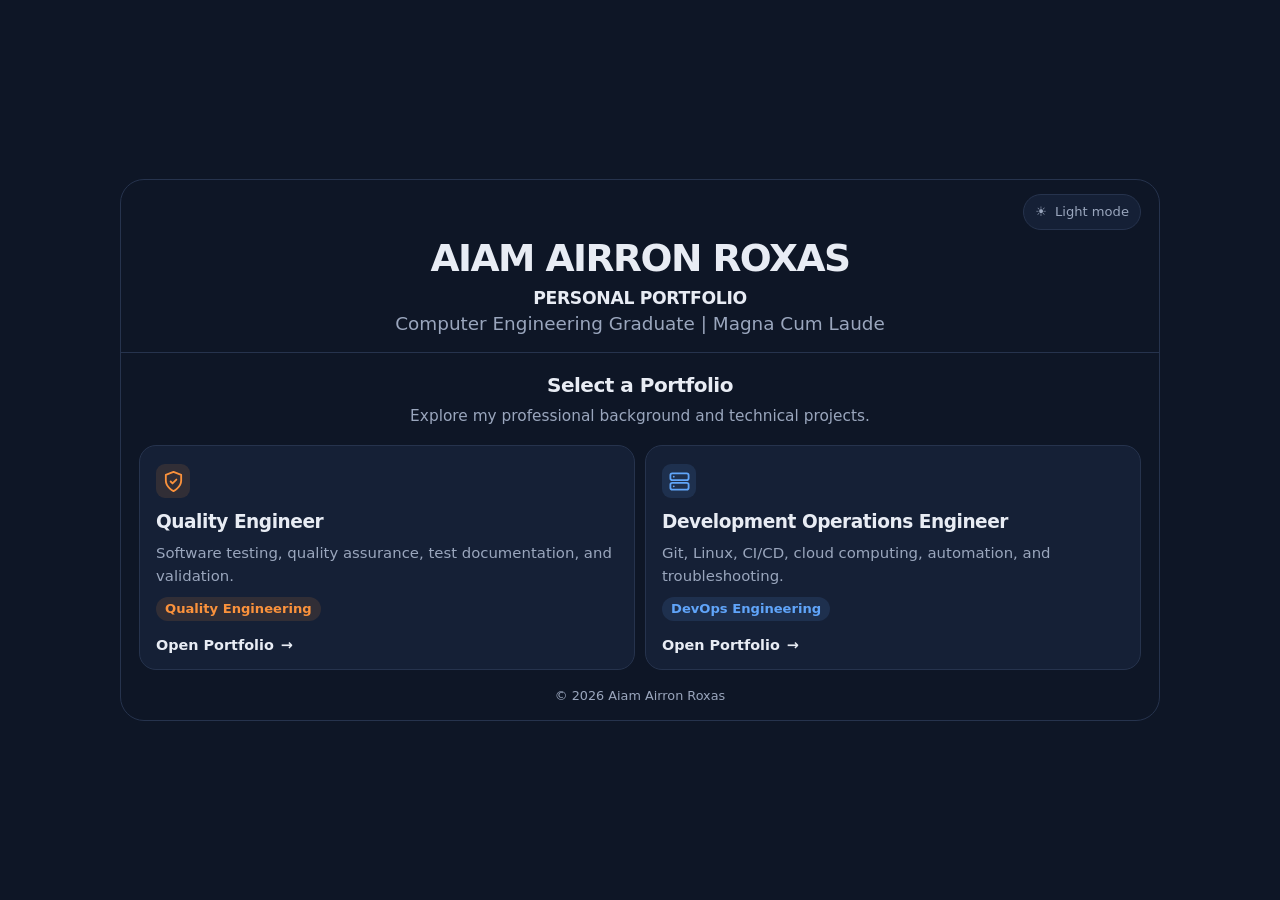
<file: index.html>
<!DOCTYPE html>
<html lang="en" data-theme="dark">
<head>
  <meta charset="UTF-8">
  <meta name="viewport" content="width=device-width, initial-scale=1.0">
  <meta name="description" content="Choose between Aiam Airron Roxas's Quality Engineering and Development Operations portfolios.">
  <meta name="theme-color" content="#0E1626">
  <title>Aiam Airron Roxas | Personal Portfolio</title>
  <style>
    :root {
      color-scheme: dark;
      --bg: #0E1626;
      --surface: #152036;
      --surface-hover: #1E2B45;
      --text: #E8ECF4;
      --muted: #9AA6BD;
      --border: #26334D;
      --accent: #FB923C;
      --accent-soft: rgba(251, 146, 60, .12);
      --blue: #60A5FA;
      --blue-soft: rgba(96, 165, 250, .12);
      --shadow: 0 18px 48px rgba(0, 0, 0, .16);
    }

    html[data-theme="light"] {
      color-scheme: light;
      --bg: #F5F5EF;
      --surface: #FCFCF9;
      --surface-hover: #EDEDE5;
      --text: #0F2347;
      --muted: #55607A;
      --border: #E1E1D8;
      --accent: #C2410C;
      --accent-soft: rgba(194, 65, 12, .09);
      --blue: #2563EB;
      --blue-soft: rgba(37, 99, 235, .09);
      --shadow: 0 18px 48px rgba(15, 35, 71, .08);
    }

    * { box-sizing: border-box; }
    html { min-height: 100%; }
    body {
      min-height: 100vh;
      margin: 0;
      padding: 22px;
      display: grid;
      place-items: center;
      background: var(--bg);
      color: var(--text);
      font-family: Inter, ui-sans-serif, system-ui, -apple-system, BlinkMacSystemFont, "Segoe UI", sans-serif;
      transition: background .2s ease, color .2s ease;
    }

    .page {
      width: min(100%, 1040px);
      overflow: hidden;
      border: 1px solid var(--border);
      border-radius: 24px;
      background: var(--bg);
    }

    .topbar {
      display: flex;
      justify-content: flex-end;
      padding: 14px 18px 0;
    }

    .theme-toggle {
      display: inline-flex;
      align-items: center;
      justify-content: center;
      gap: 8px;
      min-height: 36px;
      padding: 7px 11px;
      border: 1px solid var(--border);
      border-radius: 999px;
      background: var(--surface);
      color: var(--muted);
      font: inherit;
      font-size: .82rem;
      cursor: pointer;
      transition: border-color .2s ease, color .2s ease, background .2s ease;
    }
    .theme-toggle:hover { border-color: var(--accent); color: var(--accent); }
    .theme-toggle:focus-visible, .portfolio-card:focus-visible {
      outline: 3px solid var(--accent);
      outline-offset: 4px;
    }

    .hero {
      padding: 6px 24px 18px;
      text-align: center;
      border-bottom: 1px solid var(--border);
    }
    .hero h1 {
      margin: 0;
      font-size: clamp(1.7rem, 4vw, 2.35rem);
      line-height: 1.2;
      letter-spacing: -.04em;
      font-weight: 750;
    }
    .hero .subtitle {
      margin: 7px 0 5px;
      font-size: 1.08rem;
      font-weight: 700;
      letter-spacing: -.02em;
    }
    .hero .credential {
      margin: 0;
      color: var(--muted);
      font-size: clamp(.95rem, 2.3vw, 1.15rem);
    }

    .selection {
      padding: 20px 18px 18px;
    }
    .section-heading {
      margin: 0;
      text-align: center;
      font-size: 1.25rem;
      letter-spacing: -.025em;
    }
    .section-intro {
      margin: 8px 0 17px;
      color: var(--muted);
      text-align: center;
      font-size: .96rem;
      line-height: 1.5;
    }

    .cards {
      display: grid;
      grid-template-columns: repeat(2, minmax(0, 1fr));
      gap: 10px;
    }
    .portfolio-card {
      min-height: 225px;
      display: flex;
      flex-direction: column;
      padding: 18px 16px 16px;
      border: 1px solid var(--border);
      border-radius: 17px;
      background: var(--surface);
      color: inherit;
      text-decoration: none;
      transition: transform .2s ease, border-color .2s ease, background .2s ease, box-shadow .2s ease;
    }
    .portfolio-card:hover {
      transform: translateY(-3px);
      border-color: var(--accent);
      background: var(--surface-hover);
      box-shadow: var(--shadow);
    }
    .portfolio-card.devops:hover { border-color: var(--blue); }

    .icon-wrap {
      width: 34px;
      height: 34px;
      display: grid;
      place-items: center;
      margin-bottom: 12px;
      border-radius: 9px;
      color: var(--accent);
      background: var(--accent-soft);
    }
    .devops .icon-wrap {
      color: var(--blue);
      background: var(--blue-soft);
    }
    .icon-wrap svg { width: 23px; height: 23px; }

    .portfolio-card h3 {
      margin: 0 0 8px;
      font-size: 1.16rem;
      line-height: 1.3;
      letter-spacing: -.025em;
    }
    .description {
      margin: 0;
      color: var(--muted);
      font-size: .93rem;
      line-height: 1.5;
    }
    .tag {
      align-self: flex-start;
      margin-top: 10px;
      padding: 4px 9px;
      border-radius: 999px;
      background: var(--accent-soft);
      color: var(--accent);
      font-size: .82rem;
      font-weight: 650;
      line-height: 1.2;
    }
    .devops .tag {
      background: var(--blue-soft);
      color: var(--blue);
    }
    .open-link {
      display: inline-flex;
      align-items: center;
      gap: 7px;
      margin-top: auto;
      padding-top: 13px;
      color: var(--text);
      font-size: .9rem;
      font-weight: 600;
    }
    .open-link span { transition: transform .2s ease; }
    .portfolio-card:hover .open-link span { transform: translateX(4px); }

    footer {
      padding: 0 18px 17px;
      color: var(--muted);
      text-align: center;
      font-size: .8rem;
    }

    @media (max-width: 650px) {
      body { padding: 12px; }
      .page { border-radius: 18px; }
      .topbar { padding: 12px 12px 0; }
      .hero { padding: 8px 16px 17px; }
      .selection { padding: 19px 12px 16px; }
      .cards { grid-template-columns: 1fr; gap: 10px; }
      .portfolio-card { min-height: 205px; }
      footer { padding-bottom: 15px; }
    }

    @media (prefers-reduced-motion: reduce) {
      *, *::before, *::after {
        transition-duration: .01ms !important;
        scroll-behavior: auto !important;
      }
    }
  </style>
</head>
<body>
  <main class="page">
    <div class="topbar">
      <button class="theme-toggle" id="themeToggle" type="button" aria-label="Switch to light theme">
        <span id="themeIcon" aria-hidden="true">☀</span>
        <span id="themeLabel">Light mode</span>
      </button>
    </div>

    <header class="hero">
      <h1>AIAM AIRRON ROXAS</h1>
      <p class="subtitle">PERSONAL PORTFOLIO</p>
      <p class="credential">Computer Engineering Graduate | Magna Cum Laude</p>
    </header>

    <section class="selection" aria-labelledby="selectionTitle">
      <h2 class="section-heading" id="selectionTitle">Select a Portfolio</h2>
      <p class="section-intro">Explore my professional background and technical projects.</p>

      <div class="cards">
        <a class="portfolio-card quality" href="./quality.html" aria-label="Open Quality Engineer portfolio">
          <span class="icon-wrap" aria-hidden="true">
            <svg viewBox="0 0 24 24" fill="none" stroke="currentColor" stroke-width="1.9" stroke-linecap="round" stroke-linejoin="round">
              <path d="M12 22s8-4 8-11V5l-8-3-8 3v6c0 7 8 11 8 11Z"/>
              <path d="m9 12 2 2 4-4"/>
            </svg>
          </span>
          <h3>Quality Engineer</h3>
          <p class="description">Software testing, quality assurance, test documentation, and validation.</p>
          <span class="tag">Quality Engineering</span>
          <span class="open-link">Open Portfolio <span aria-hidden="true">→</span></span>
        </a>

        <a class="portfolio-card devops" href="https://aiamairronroxas.github.io/devopsportfolio/" aria-label="Open Development Operations Engineer portfolio">
          <span class="icon-wrap" aria-hidden="true">
            <svg viewBox="0 0 24 24" fill="none" stroke="currentColor" stroke-width="1.9" stroke-linecap="round" stroke-linejoin="round">
              <rect x="2.5" y="3.5" width="19" height="7" rx="2"/>
              <rect x="2.5" y="13.5" width="19" height="7" rx="2"/>
              <path d="M6 7h.01M6 17h.01"/>
            </svg>
          </span>
          <h3>Development Operations Engineer</h3>
          <p class="description">Git, Linux, CI/CD, cloud computing, automation, and troubleshooting.</p>
          <span class="tag">DevOps Engineering</span>
          <span class="open-link">Open Portfolio <span aria-hidden="true">→</span></span>
        </a>
      </div>
    </section>

    <footer>© 2026 Aiam Airron Roxas</footer>
  </main>

  <script>
    const root = document.documentElement;
    const toggle = document.getElementById('themeToggle');
    const icon = document.getElementById('themeIcon');
    const label = document.getElementById('themeLabel');

    function setTheme(theme) {
      root.dataset.theme = theme;
      const isDark = theme === 'dark';
      icon.textContent = isDark ? '☀' : '☾';
      label.textContent = isDark ? 'Light mode' : 'Dark mode';
      toggle.setAttribute('aria-label', isDark ? 'Switch to light theme' : 'Switch to dark theme');
      document.querySelector('meta[name="theme-color"]').setAttribute('content', isDark ? '#0E1626' : '#F5F5EF');
    }

    toggle.addEventListener('click', () => {
      setTheme(root.dataset.theme === 'dark' ? 'light' : 'dark');
    });
  </script>
</body>
</html>
</file>
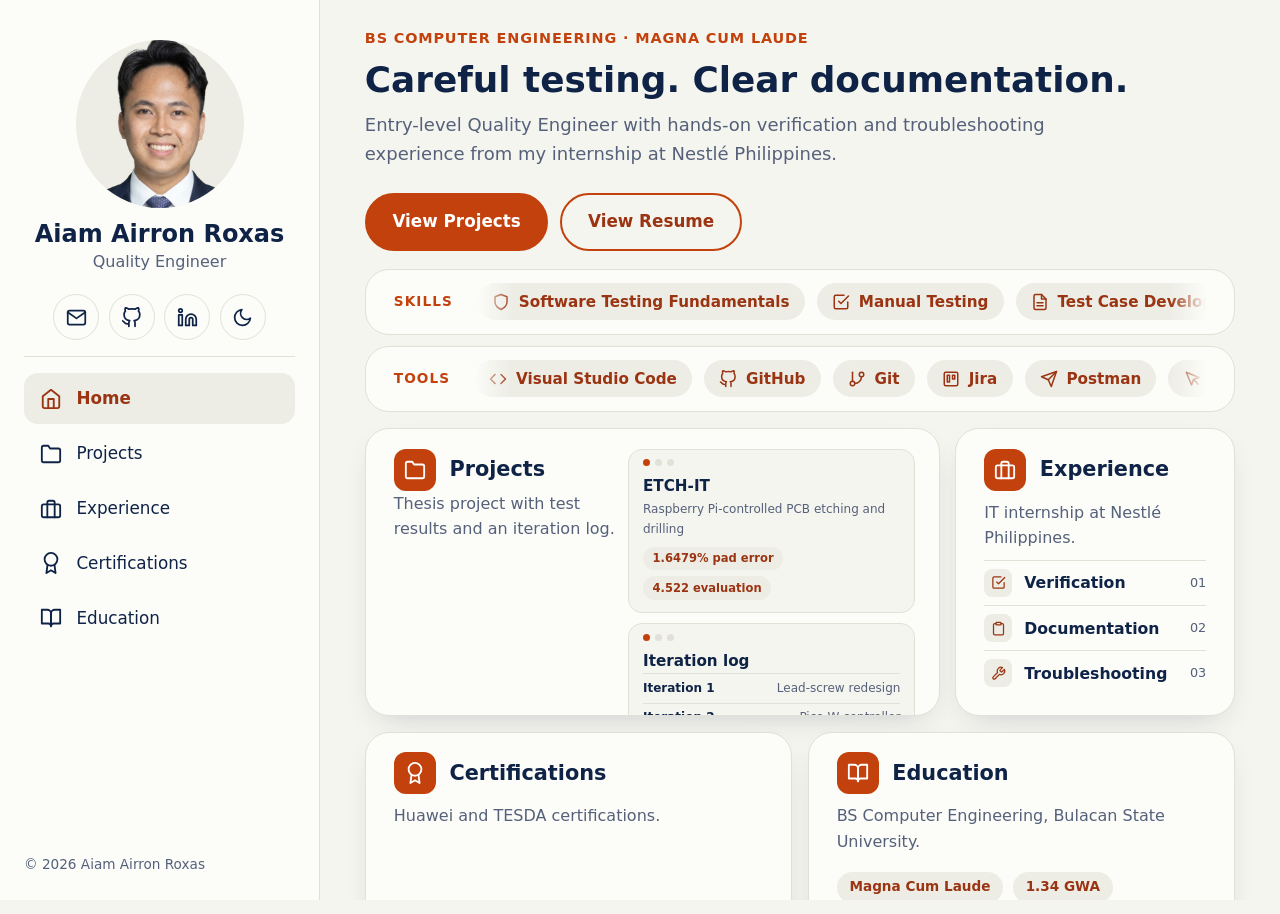
<file: quality.html>
<!DOCTYPE html>
<html lang="en">

<head>
    <meta charset="UTF-8">
    <meta name="viewport" content="width=device-width, initial-scale=1.0">
    <title>Aiam Airron Roxas | Quality Engineer</title>
    <meta name="description"
        content="Entry-level Quality Engineer: test cases, PASS/FAIL results, defect reports, and test evidence. Computer Engineering graduate (Magna Cum Laude) with IT internship experience at Nestlé Philippines.">

    <!-- Applies the saved theme (or the device setting) before the page shows -->
    <script>
        try {
            var t = localStorage.getItem("theme");
            if (!t && window.matchMedia("(prefers-color-scheme: dark)").matches) t = "dark";
            if (t === "dark") document.documentElement.setAttribute("data-theme", "dark");
        } catch (e) { }
    </script>

    <link rel="stylesheet" href="assets/styles/main.css">
</head>

<body>

    <!-- ICON SHEET: stores the icons once; skills and tools reuse them with <use> -->
    <svg width="0" height="0" style="position:absolute" aria-hidden="true">
        <symbol id="i-shield" viewBox="0 0 24 24">
            <path d="M12 22s8-4 8-10V5l-8-3-8 3v7c0 6 8 10 8 10z" />
        </symbol>
        <symbol id="i-check" viewBox="0 0 24 24">
            <polyline points="9 11 12 14 22 4" />
            <path d="M21 12v7a2 2 0 0 1-2 2H5a2 2 0 0 1-2-2V5a2 2 0 0 1 2-2h11" />
        </symbol>
        <symbol id="i-file" viewBox="0 0 24 24">
            <path d="M14 2H6a2 2 0 0 0-2 2v16a2 2 0 0 0 2 2h12a2 2 0 0 0 2-2V8z" />
            <polyline points="14 2 14 8 20 8" />
            <line x1="16" y1="13" x2="8" y2="13" />
            <line x1="16" y1="17" x2="8" y2="17" />
        </symbol>
        <symbol id="i-play" viewBox="0 0 24 24">
            <polygon points="5 3 19 12 5 21 5 3" />
        </symbol>
        <symbol id="i-bug" viewBox="0 0 24 24">
            <path d="m8 2 1.88 1.88" />
            <path d="M14.12 3.88 16 2" />
            <path d="M9 7.13v-1a3.003 3.003 0 1 1 6 0v1" />
            <path d="M12 20c-3.3 0-6-2.7-6-6v-3a4 4 0 0 1 4-4h4a4 4 0 0 1 4 4v3c0 3.3-2.7 6-6 6" />
            <path d="M12 20v-9" />
            <path d="M6.53 9C4.6 8.8 3 7.1 3 5" />
            <path d="M6 13H2" />
            <path d="M3 21c0-2.1 1.7-3.9 3.8-4" />
            <path d="M20.97 5c0 2.1-1.6 3.8-3.5 4" />
            <path d="M22 13h-4" />
            <path d="M17.2 17c2.1.1 3.8 1.9 3.8 4" />
        </symbol>
        <symbol id="i-cycle" viewBox="0 0 24 24">
            <polyline points="23 4 23 10 17 10" />
            <polyline points="1 20 1 14 7 14" />
            <path d="M3.51 9a9 9 0 0 1 14.85-3.36L23 10M1 14l4.64 4.36A9 9 0 0 0 20.49 15" />
        </symbol>
        <symbol id="i-agile" viewBox="0 0 24 24">
            <path d="M12 3h7a2 2 0 0 1 2 2v14a2 2 0 0 1-2 2h-7m0-18H5a2 2 0 0 0-2 2v14a2 2 0 0 0 2 2h7m0-18v18" />
        </symbol>
        <symbol id="i-clipboard" viewBox="0 0 24 24">
            <path d="M16 4h2a2 2 0 0 1 2 2v14a2 2 0 0 1-2 2H6a2 2 0 0 1-2-2V6a2 2 0 0 1 2-2h2" />
            <rect x="8" y="2" width="8" height="4" rx="1" ry="1" />
        </symbol>
        <symbol id="i-list" viewBox="0 0 24 24">
            <line x1="8" y1="6" x2="21" y2="6" />
            <line x1="8" y1="12" x2="21" y2="12" />
            <line x1="8" y1="18" x2="21" y2="18" />
            <line x1="3" y1="6" x2="3.01" y2="6" />
            <line x1="3" y1="12" x2="3.01" y2="12" />
            <line x1="3" y1="18" x2="3.01" y2="18" />
        </symbol>
        <symbol id="i-wrench" viewBox="0 0 24 24">
            <path
                d="M14.7 6.3a1 1 0 0 0 0 1.4l1.6 1.6a1 1 0 0 0 1.4 0l3.77-3.77a6 6 0 0 1-7.94 7.94l-6.91 6.91a2.12 2.12 0 0 1-3-3l6.91-6.91a6 6 0 0 1 7.94-7.94l-3.76 3.76z" />
        </symbol>
        <symbol id="i-db" viewBox="0 0 24 24">
            <ellipse cx="12" cy="5" rx="9" ry="3" />
            <path d="M21 12c0 1.66-4 3-9 3s-9-1.34-9-3" />
            <path d="M3 5v14c0 1.66 4 3 9 3s9-1.34 9-3V5" />
        </symbol>
        <symbol id="i-code" viewBox="0 0 24 24">
            <polyline points="16 18 22 12 16 6" />
            <polyline points="8 6 2 12 8 18" />
        </symbol>
        <symbol id="i-search" viewBox="0 0 24 24">
            <circle cx="11" cy="11" r="8" />
            <line x1="21" y1="21" x2="16.65" y2="16.65" />
        </symbol>
        <symbol id="i-eye" viewBox="0 0 24 24">
            <path d="M1 12s4-8 11-8 11 8 11 8-4 8-11 8-11-8-11-8z" />
            <circle cx="12" cy="12" r="3" />
        </symbol>
        <symbol id="i-users" viewBox="0 0 24 24">
            <path d="M17 21v-2a4 4 0 0 0-4-4H5a4 4 0 0 0-4 4v2" />
            <circle cx="9" cy="7" r="4" />
            <path d="M23 21v-2a4 4 0 0 0-3-3.87" />
            <path d="M16 3.13a4 4 0 0 1 0 7.75" />
        </symbol>
        <symbol id="i-github" viewBox="0 0 24 24">
            <path
                d="M9 19c-5 1.5-5-2.5-7-3m14 6v-3.87a3.37 3.37 0 0 0-.94-2.61c3.14-.35 6.44-1.54 6.44-7A5.44 5.44 0 0 0 20 4.77 5.07 5.07 0 0 0 19.91 1S18.73.65 16 2.48a13.38 13.38 0 0 0-7 0C6.27.65 5.09 1 5.09 1A5.07 5.07 0 0 0 5 4.77a5.44 5.44 0 0 0-1.5 3.78c0 5.42 3.3 6.61 6.44 7A3.37 3.37 0 0 0 9 18.13V22" />
        </symbol>
        <symbol id="i-branch" viewBox="0 0 24 24">
            <line x1="6" y1="3" x2="6" y2="15" />
            <circle cx="18" cy="6" r="3" />
            <circle cx="6" cy="18" r="3" />
            <path d="M18 9a9 9 0 0 1-9 9" />
        </symbol>
        <symbol id="i-board" viewBox="0 0 24 24">
            <rect x="3" y="3" width="18" height="18" rx="2" />
            <rect x="7" y="7" width="3" height="9" />
            <rect x="14" y="7" width="3" height="5" />
        </symbol>
        <symbol id="i-send" viewBox="0 0 24 24">
            <line x1="22" y1="2" x2="11" y2="13" />
            <polygon points="22 2 15 22 11 13 2 9 22 2" />
        </symbol>
        <symbol id="i-pointer" viewBox="0 0 24 24">
            <path d="M3 3l7.07 16.97 2.51-7.39 7.39-2.51L3 3z" />
            <path d="M13 13l6 6" />
        </symbol>
        <symbol id="i-sheet" viewBox="0 0 24 24">
            <rect x="3" y="3" width="18" height="18" rx="2" />
            <line x1="3" y1="9" x2="21" y2="9" />
            <line x1="3" y1="15" x2="21" y2="15" />
            <line x1="9" y1="3" x2="9" y2="21" />
        </symbol>
        <symbol id="i-chart" viewBox="0 0 24 24">
            <line x1="18" y1="20" x2="18" y2="10" />
            <line x1="12" y1="20" x2="12" y2="4" />
            <line x1="6" y1="20" x2="6" y2="14" />
        </symbol>
        <symbol id="i-type" viewBox="0 0 24 24">
            <polyline points="4 7 4 4 20 4 20 7" />
            <line x1="9" y1="20" x2="15" y2="20" />
            <line x1="12" y1="4" x2="12" y2="20" />
        </symbol>
        <symbol id="i-video" viewBox="0 0 24 24">
            <polygon points="23 7 16 12 23 17 23 7" />
            <rect x="1" y="5" width="15" height="14" rx="2" ry="2" />
        </symbol>
        <symbol id="i-network" viewBox="0 0 24 24">
            <circle cx="12" cy="12" r="10" />
            <line x1="2" y1="12" x2="22" y2="12" />
            <path d="M12 2a15.3 15.3 0 0 1 4 10 15.3 15.3 0 0 1-4 10 15.3 15.3 0 0 1-4-10 15.3 15.3 0 0 1 4-10z" />
        </symbol>
        <symbol id="i-cloud" viewBox="0 0 24 24">
            <path d="M18 10h-1.26A8 8 0 1 0 9 20h9a5 5 0 0 0 0-10z" />
        </symbol>
        <symbol id="i-cpu" viewBox="0 0 24 24">
            <rect x="4" y="4" width="16" height="16" rx="2" ry="2" />
            <rect x="9" y="9" width="6" height="6" />
            <line x1="9" y1="1" x2="9" y2="4" />
            <line x1="15" y1="1" x2="15" y2="4" />
            <line x1="9" y1="20" x2="9" y2="23" />
            <line x1="15" y1="20" x2="15" y2="23" />
            <line x1="20" y1="9" x2="23" y2="9" />
            <line x1="20" y1="14" x2="23" y2="14" />
            <line x1="1" y1="9" x2="4" y2="9" />
            <line x1="1" y1="14" x2="4" y2="14" />
        </symbol>
        <symbol id="i-award" viewBox="0 0 24 24">
            <circle cx="12" cy="8" r="7" />
            <polyline points="8.21 13.89 7 23 12 20 17 23 15.79 13.88" />
        </symbol>
        <symbol id="i-monitor" viewBox="0 0 24 24">
            <rect x="2" y="3" width="20" height="14" rx="2" ry="2" />
            <line x1="8" y1="21" x2="16" y2="21" />
            <line x1="12" y1="17" x2="12" y2="21" />
        </symbol>
                <symbol id="i-folder" viewBox="0 0 24 24"><path d="M22 19a2 2 0 0 1-2 2H4a2 2 0 0 1-2-2V5a2 2 0 0 1 2-2h5l2 3h9a2 2 0 0 1 2 2z"/></symbol>
        <symbol id="i-briefcase" viewBox="0 0 24 24"><rect x="2" y="7" width="20" height="14" rx="2"/><path d="M16 21V5a2 2 0 0 0-2-2h-4a2 2 0 0 0-2 2v16"/></symbol>
        <symbol id="i-book" viewBox="0 0 24 24"><path d="M2 3h6a4 4 0 0 1 4 4v14a3 3 0 0 0-3-3H2z"/><path d="M22 3h-6a4 4 0 0 0-4 4v14a3 3 0 0 1 3-3h7z"/></symbol>
    </svg>

    <div class="layout">

        <!-- SIDEBAR: left panel on desktop, top bar on phones -->
        <aside class="sidebar" id="sidebar">
            <div class="sidebar-top">
                <img class="avatar" src="assets/images/profile.png" alt="Photo of Aiam Airron Roxas">

                <div class="profile">
                    <p class="profile-name">Aiam Airron Roxas</p>
                    <p class="profile-role">Quality Engineer</p>
                </div>

                <!-- Only visible on phones: opens and closes the menu -->
                <button class="menu-toggle" id="menu-toggle" type="button" aria-expanded="false"
                    aria-controls="sidebar-menu">Menu</button>
            </div>

            <div class="sidebar-menu" id="sidebar-menu">

                <!-- Icon-only buttons: Email (opens a popup), GitHub, LinkedIn, and the dark mode switch -->
                <div class="social-links">
                    <a href="mailto:aiamroxas.cpe@gmail.com" id="email-button" aria-label="Email" title="Email">
                        <svg class="social-icon" viewBox="0 0 24 24" aria-hidden="true">
                            <path d="M4 4h16c1.1 0 2 .9 2 2v12c0 1.1-.9 2-2 2H4c-1.1 0-2-.9-2-2V6c0-1.1.9-2 2-2z" />
                            <polyline points="22,6 12,13 2,6" />
                        </svg>
                    </a>
                    <a href="https://github.com/aiamairronroxas" target="_blank" rel="noopener" aria-label="GitHub"
                        title="GitHub">
                        <svg class="social-icon" viewBox="0 0 24 24" aria-hidden="true">
                            <path
                                d="M9 19c-5 1.5-5-2.5-7-3m14 6v-3.87a3.37 3.37 0 0 0-.94-2.61c3.14-.35 6.44-1.54 6.44-7A5.44 5.44 0 0 0 20 4.77 5.07 5.07 0 0 0 19.91 1S18.73.65 16 2.48a13.38 13.38 0 0 0-7 0C6.27.65 5.09 1 5.09 1A5.07 5.07 0 0 0 5 4.77a5.44 5.44 0 0 0-1.5 3.78c0 5.42 3.3 6.61 6.44 7A3.37 3.37 0 0 0 9 18.13V22" />
                        </svg>
                    </a>
                    <a href="https://linkedin.com/in/aiamairronroxas" target="_blank" rel="noopener"
                        aria-label="LinkedIn" title="LinkedIn">
                        <svg class="social-icon" viewBox="0 0 24 24" aria-hidden="true">
                            <path d="M16 8a6 6 0 0 1 6 6v7h-4v-7a2 2 0 0 0-2-2 2 2 0 0 0-2 2v7h-4v-7a6 6 0 0 1 6-6z" />
                            <rect x="2" y="9" width="4" height="12" />
                            <circle cx="4" cy="4" r="2" />
                        </svg>
                    </a>
                    <!-- Dark mode switch (works through main.js) -->
                    <button type="button" class="theme-toggle" id="theme-toggle" aria-label="Switch to dark mode"
                        title="Dark mode">
                        <svg class="social-icon icon-moon" viewBox="0 0 24 24" aria-hidden="true">
                            <path d="M21 12.79A9 9 0 1 1 11.21 3 7 7 0 0 0 21 12.79z" />
                        </svg>
                        <svg class="social-icon icon-sun" viewBox="0 0 24 24" aria-hidden="true">
                            <circle cx="12" cy="12" r="5" />
                            <line x1="12" y1="1" x2="12" y2="3" />
                            <line x1="12" y1="21" x2="12" y2="23" />
                            <line x1="4.22" y1="4.22" x2="5.64" y2="5.64" />
                            <line x1="18.36" y1="18.36" x2="19.78" y2="19.78" />
                            <line x1="1" y1="12" x2="3" y2="12" />
                            <line x1="21" y1="12" x2="23" y2="12" />
                            <line x1="4.22" y1="19.78" x2="5.64" y2="18.36" />
                            <line x1="18.36" y1="5.64" x2="19.78" y2="4.22" />
                        </svg>
                    </button>
                </div>

                <!-- Menu: each link shows one page (see main.js) -->
                <nav class="nav" aria-label="Main">
                    <ul>
                        <li><a href="#home" class="is-active">
                                <svg class="icon" viewBox="0 0 24 24" aria-hidden="true">
                                    <path d="M3 9l9-7 9 7v11a2 2 0 0 1-2 2H5a2 2 0 0 1-2-2z" />
                                    <polyline points="9 22 9 12 15 12 15 22" />
                                </svg>Home</a></li>
                        <li><a href="#projects">
                                <svg class="icon" viewBox="0 0 24 24" aria-hidden="true">
                                    <path
                                        d="M22 19a2 2 0 0 1-2 2H4a2 2 0 0 1-2-2V5a2 2 0 0 1 2-2h5l2 3h9a2 2 0 0 1 2 2z" />
                                </svg>Projects</a></li>
                        <li><a href="#experience">
                                <svg class="icon" viewBox="0 0 24 24" aria-hidden="true">
                                    <rect x="2" y="7" width="20" height="14" rx="2" />
                                    <path d="M16 21V5a2 2 0 0 0-2-2h-4a2 2 0 0 0-2 2v16" />
                                </svg>Experience</a></li>
                        <li><a href="#certifications">
                                <svg class="icon" viewBox="0 0 24 24" aria-hidden="true">
                                    <circle cx="12" cy="8" r="7" />
                                    <polyline points="8.21 13.89 7 23 12 20 17 23 15.79 13.88" />
                                </svg>Certifications</a></li>
                        <li><a href="#education">
                                <svg class="icon" viewBox="0 0 24 24" aria-hidden="true">
                                    <path d="M2 3h6a4 4 0 0 1 4 4v14a3 3 0 0 0-3-3H2z" />
                                    <path d="M22 3h-6a4 4 0 0 0-4 4v14a3 3 0 0 1 3-3h7z" />
                                </svg>Education</a></li>
                    </ul>
                </nav>

                <p class="sidebar-footer">© 2026 Aiam Airron Roxas</p>
            </div>
        </aside>

        <!-- MAIN CONTENT: only the panel marked "is-active" is visible -->
        <main class="content" id="main">

            <!-- ===== HOME (dashboard) ===== -->
            <section class="home panel is-active" id="home">

                <div class="home-top">
                    <div>
                        <p class="eyebrow">BS Computer Engineering · Magna Cum Laude</p>
                        <h1 class="home-headline">Careful testing. Clear documentation.</h1>
                        <p class="home-sub">Entry-level Quality Engineer with hands-on verification and troubleshooting
                            experience from my internship at Nestlé Philippines.</p>
                    </div>
                    <div class="home-actions">
                        <a href="#projects" class="btn btn-primary">View Projects</a>
                        <a href="https://drive.google.com/file/d/11f-Aur3RQykBjBpoe0ahT2WvNUZYC1lV/view?usp=drive_link"
                            class="btn btn-secondary" target="_blank" rel="noopener">View Resume</a>
                    </div>
                </div>

                <!-- Skills strip: scrolls left in a loop (all skills are from the resume) -->
                <div class="skills-strip">
                    <p class="strip-label">Skills</p>
                    <div class="marquee">
                        <div class="marquee-track">
                            <ul class="marquee-group">
                                <li class="skill-chip"><span>Software Testing Fundamentals</span><svg
                                        class="skill-icon">
                                        <use href="#i-shield" />
                                    </svg></li>
                                <li class="skill-chip"><span>Manual Testing</span><svg class="skill-icon">
                                        <use href="#i-check" />
                                    </svg></li>
                                <li class="skill-chip"><span>Test Case Development</span><svg class="skill-icon">
                                        <use href="#i-file" />
                                    </svg></li>
                                <li class="skill-chip"><span>Test Execution &amp; Validation</span><svg
                                        class="skill-icon">
                                        <use href="#i-play" />
                                    </svg></li>
                                <li class="skill-chip"><span>Bug Reporting &amp; Defect Tracking</span><svg
                                        class="skill-icon">
                                        <use href="#i-bug" />
                                    </svg></li>
                                <li class="skill-chip"><span>SDLC</span><svg class="skill-icon">
                                        <use href="#i-cycle" />
                                    </svg></li>
                                <li class="skill-chip"><span>Agile / Scrum</span><svg class="skill-icon">
                                        <use href="#i-agile" />
                                    </svg></li>
                                <li class="skill-chip"><span>Test Documentation &amp; Reporting</span><svg
                                        class="skill-icon">
                                        <use href="#i-clipboard" />
                                    </svg></li>
                                <li class="skill-chip"><span>Test Data Preparation</span><svg class="skill-icon">
                                        <use href="#i-list" />
                                    </svg></li>
                                <li class="skill-chip"><span>Troubleshooting &amp; Debugging</span><svg
                                        class="skill-icon">
                                        <use href="#i-wrench" />
                                    </svg></li>
                                <li class="skill-chip"><span>SQL &amp; Databases</span><svg class="skill-icon">
                                        <use href="#i-db" />
                                    </svg></li>
                                <li class="skill-chip"><span>Python</span><svg class="skill-icon">
                                        <use href="#i-code" />
                                    </svg></li>
                                <li class="skill-chip"><span>Java</span><svg class="skill-icon">
                                        <use href="#i-code" />
                                    </svg></li>
                                <li class="skill-chip"><span>C / C++</span><svg class="skill-icon">
                                        <use href="#i-code" />
                                    </svg></li>
                                <li class="skill-chip"><span>Analytical &amp; Problem-Solving</span><svg
                                        class="skill-icon">
                                        <use href="#i-search" />
                                    </svg></li>
                                <li class="skill-chip"><span>Attention to Detail</span><svg class="skill-icon">
                                        <use href="#i-eye" />
                                    </svg></li>
                                <li class="skill-chip"><span>Communication &amp; Teamwork</span><svg class="skill-icon">
                                        <use href="#i-users" />
                                    </svg></li>
                            </ul>
                        </div>
                    </div>
                </div>

                <!-- Tools strip: scrolls left in a loop, same style as Skills -->
                <div class="skills-strip tools-strip">
                    <p class="strip-label">Tools</p>
                    <div class="marquee">
                        <div class="marquee-track">
                            <ul class="marquee-group">
                                <li class="skill-chip"><span>Visual Studio Code</span><svg class="skill-icon">
                                        <use href="#i-code" />
                                    </svg></li>
                                <li class="skill-chip"><span>GitHub</span><svg class="skill-icon">
                                        <use href="#i-github" />
                                    </svg></li>
                                <li class="skill-chip"><span>Git</span><svg class="skill-icon">
                                        <use href="#i-branch" />
                                    </svg></li>
                                <li class="skill-chip"><span>Jira</span><svg class="skill-icon">
                                        <use href="#i-board" />
                                    </svg></li>
                                <li class="skill-chip"><span>Postman</span><svg class="skill-icon">
                                        <use href="#i-send" />
                                    </svg></li>
                                <li class="skill-chip"><span>Selenium IDE</span><svg class="skill-icon">
                                        <use href="#i-pointer" />
                                    </svg></li>
                                <li class="skill-chip"><span>Microsoft Teams</span><svg class="skill-icon">
                                        <use href="#i-users" />
                                    </svg></li>
                                <li class="skill-chip"><span>Google Sheets</span><svg class="skill-icon">
                                        <use href="#i-sheet" />
                                    </svg></li>
                                <li class="skill-chip"><span>Microsoft Excel</span><svg class="skill-icon">
                                        <use href="#i-chart" />
                                    </svg></li>
                                <li class="skill-chip"><span>Microsoft Word</span><svg class="skill-icon">
                                        <use href="#i-type" />
                                    </svg></li>
                                <li class="skill-chip"><span>MySQL</span><svg class="skill-icon">
                                        <use href="#i-db" />
                                    </svg></li>
                                <li class="skill-chip"><span>Loom</span><svg class="skill-icon">
                                        <use href="#i-video" />
                                    </svg></li>
                            </ul>
                        </div>
                    </div>
                </div>

                <!-- Dashboard cards: each one opens its page -->
                                <!-- Dashboard cards: icon + title + one short line. Each one opens its page. -->
                <div class="bento">

                    <a href="#projects" class="card card-projects">
                        <div class="card-copy">
                            <div class="card-head">
                                <span class="card-icon"><svg aria-hidden="true"><use href="#i-folder"/></svg></span>
                                <span class="card-name">Projects</span>
                            </div>
                            <p class="card-desc">Thesis project with test results and an iteration log.</p>
                        </div>

                        <!-- Preview of what's inside (decorative, built from the thesis content) -->
                        <div class="card-preview" aria-hidden="true">
                            <div class="mini-window">
                                <div class="mini-dots"><span></span><span></span><span></span></div>
                                <p class="mini-title">ETCH-IT</p>
                                <p class="mini-sub">Raspberry Pi-controlled PCB etching and drilling</p>
                                <div class="mini-chips"><span>1.6479% pad error</span><span>4.522 evaluation</span></div>
                            </div>
                            <div class="mini-window">
                                <div class="mini-dots"><span></span><span></span><span></span></div>
                                <p class="mini-title">Iteration log</p>
                                <div class="mini-row"><span>Iteration 1</span><span>Lead-screw redesign</span></div>
                                <div class="mini-row"><span>Iteration 2</span><span>Pico W controller</span></div>
                                <div class="mini-row"><span>Iteration 3</span><span>Separate bits</span></div>
                            </div>
                        </div>
                    </a>

                    <a href="#experience" class="card card-exp">
                        <div class="card-head">
                            <span class="card-icon"><svg aria-hidden="true"><use href="#i-briefcase"/></svg></span>
                            <span class="card-name">Experience</span>
                        </div>
                        <p class="card-desc">IT internship at Nestlé Philippines.</p>
                        <ul class="card-list">
                            <li><span class="li-icon"><svg aria-hidden="true"><use href="#i-check"/></svg></span>Verification<span class="num">01</span></li>
                            <li><span class="li-icon"><svg aria-hidden="true"><use href="#i-clipboard"/></svg></span>Documentation<span class="num">02</span></li>
                            <li><span class="li-icon"><svg aria-hidden="true"><use href="#i-wrench"/></svg></span>Troubleshooting<span class="num">03</span></li>
                        </ul>
                    </a>

                    <a href="#certifications" class="card card-cert">
                        <div class="card-head">
                            <span class="card-icon"><svg aria-hidden="true"><use href="#i-award"/></svg></span>
                            <span class="card-name">Certifications</span>
                        </div>
                        <p class="card-desc">Huawei and TESDA certifications.</p>
                        <ul class="tag-list">
                            <li>8 certificates</li>
                            <li>Huawei</li>
                            <li>TESDA</li>
                        </ul>
                    </a>

                    <a href="#education" class="card card-edu">
                        <div class="card-head">
                            <span class="card-icon"><svg aria-hidden="true"><use href="#i-book"/></svg></span>
                            <span class="card-name">Education</span>
                        </div>
                        <p class="card-desc">BS Computer Engineering, Bulacan State University.</p>
                        <ul class="tag-list">
                            <li>Magna Cum Laude</li>
                            <li>1.34 GWA</li>
                            <li>Dean's Lister</li>
                        </ul>
                    </a>

                </div>
            </section>

                       <!-- ===== PROJECTS ===== -->
            <section class="section panel" id="projects">
                <h2 class="section-title">Projects</h2>

                <!-- Click (or press Enter on) this card to open the picture window (see main.js section 11) -->
                <article class="job-card project-card" id="project-card" tabindex="0" role="button" aria-haspopup="dialog">
                    <div class="job-header">
                        <div>
                            <h3 class="job-title">ETCH-IT: Raspberry Pi-Controlled PCB Etching and Drilling Device</h3>
                            <p class="job-company">BS Computer Engineering group thesis · Bulacan State University</p>
                        </div>
                        <p class="job-dates">2026</p>
                    </div>

                    <p class="project-role"><strong>My role:</strong> software, testing and data gathering, and documentation. Teammates built the hardware.</p>

                    <ul class="job-list">
                        <li><strong>SDLC:</strong> Followed an Embedded System Development Life Cycle using the iterative model, which repeats the waterfall phases (requirements, design, implementation, testing, evaluation) every round. It is the same build, test, and feedback loop that Agile is built on.</li>
                        <li><strong>Requirements:</strong> Defined 10 functional requirements and built the Python application that interprets Gerber files and generates G-code, with a preview to verify files before the machine runs. Version-controlled on GitHub (branches v1 to v16) with patch notes.</li>
                        <li><strong>Test procedures and records:</strong> Final testing followed a step-by-step procedure with five timestamped trials per test. Expected vs. actual values were recorded in tables, and photos of the trial outputs were kept as evidence.</li>
                        <li><strong>Issues and fixes:</strong> Testing in each of the three iterations surfaced an issue that was documented with its fix: an overweight two-spindle design, weak controller signals, and one bit doing two jobs.</li>
                        <li><strong>Quality criteria:</strong> Evaluated against ISO/IEC 25010 (functionality, accuracy, efficiency, reliability, maintainability) with 30 respondents: <strong>4.522</strong> overall mean.</li>
                    </ul>

                    <ul class="tag-list">
                        <li>SDLC</li>
                        <li>Iterative model</li>
                        <li>Test records</li>
                        <li>Issue log</li>
                        <li>ISO/IEC 25010</li>
                        <li>Python</li>
                        <li>GitHub</li>
                    </ul>

                    <p class="project-hint">View pictures &rarr;</p>
                </article>
            </section>

            <!-- ===== EXPERIENCE ===== -->
            <section class="section panel" id="experience">
                <h2 class="section-title">Experience</h2>

                <article class="job-card">
                    <div class="job-header">
                        <div>
                            <h3 class="job-title">Information Technology Intern</h3>
                            <p class="job-company">Nestlé Philippines · City of Meycauayan, Bulacan</p>
                        </div>
                        <p class="job-dates">June 2025 – December 2025</p>
                    </div>

                    <ul class="job-list">
                        <li>Supported the migration of <strong>1,000+ laptops</strong> to Windows 11 by following a
                            step-by-step checklist, helping the project finish on schedule.</li>
                        <li>Verified every laptop at each stage of the process and after migration, confirming each unit
                            worked correctly before handover.</li>
                        <li>Documented issues found during migration with supporting evidence, giving the IT team a
                            clear record to review and resolve problems.</li>
                        <li>Diagnosed hardware and software issues reported by employees, restoring their devices to
                            working condition.</li>
                        <li>Assisted the IT custodian in tracking and updating IT inventory records, keeping equipment
                            information organized and accurate so the team could locate and account for assets quickly.
                        </li>
                    </ul>

                    <ul class="tag-list">
                        <li>Checklist-based verification</li>
                        <li>Issue documentation</li>
                        <li>Troubleshooting</li>
                        <li>Records management</li>
                    </ul>

                                        <!-- PHOTO CAROUSEL: middle picture big, neighbors smaller (see main.js section 8) -->
                    <div class="flat-carousel flat-inline" role="group" aria-roledescription="carousel" aria-label="Internship photos">
                        <div class="flat-stage">
                            <!-- Edit each alt text. Add or remove <figure> blocks as needed. -->
                            <figure class="flat-card"><img src="assets/images/nestle-team.jpg" alt="Aiam with the Nestlé team in front of a brick wall displaying the company's values"></figure>
                            <figure class="flat-card"><img src="assets/images/nestle-laptop-migration.jpg" alt="Rows of laptops on tables showing Windows 11 setup screens during the migration" loading="lazy"></figure>
                            <figure class="flat-card"><img src="assets/images/nestle-photo-3.jpg" alt="Rows of office desks with laptops and monitors at the workplace" loading="lazy"></figure>
                            <figure class="flat-card"><img src="assets/images/nestle-photo-4.jpg" alt="EDIT: describe photo 4" loading="lazy"></figure>
                            <figure class="flat-card"><img src="assets/images/nestle-photo-5.jpg" alt="EDIT: describe photo 5" loading="lazy"></figure>

                            <button type="button" class="flat-arrow flat-prev" aria-label="Previous picture">
                                <svg class="social-icon" viewBox="0 0 24 24" aria-hidden="true"><polyline points="15 18 9 12 15 6"/></svg>
                            </button>
                            <button type="button" class="flat-arrow flat-next" aria-label="Next picture">
                                <svg class="social-icon" viewBox="0 0 24 24" aria-hidden="true"><polyline points="9 18 15 12 9 6"/></svg>
                            </button>
                        </div>

                        <!-- Dots are added by main.js -->
                        <div class="slide-dots"></div>
                    </div>
                </article>
            </section>

            <!-- ===== CERTIFICATIONS: click a card to see details (see main.js section 9) ===== -->
            <section class="section panel" id="certifications">
                <h2 class="section-title">Certifications</h2>

                <div class="cert-grid">

                    <button type="button" class="cert-card" data-name="AI Basics: Overview of AI" data-issuer="Huawei"
                        data-date="Issued Sep 2025" data-id="ICTCRA20250929012492"
                        data-link="https://drive.google.com/file/d/1phOv-Q7r3ZlLrowG6DepS9lazjuJkYDT/view">
                        <span class="cert-icon-wrap"><svg class="cert-icon" aria-hidden="true">
                                <use href="#i-cpu" />
                            </svg></span>
                        <span class="cert-name">AI Basics: Overview of AI</span>
                        <span class="cert-issuer">Huawei</span>
                        <span class="cert-date">Issued Sep 2025</span>
                        <span class="cert-hint">View details &rarr;</span>
                    </button>

                    <button type="button" class="cert-card"
                        data-name="Basics of Network Layer Protocols Micro Certification" data-issuer="Huawei"
                        data-date="Expires Nov 2027" data-id="03050102000120251124000310"
                        data-link="https://drive.google.com/file/d/1NXQDG-OC5luZ7cSPZ3cMwROVyckoz2oO/view">
                        <span class="cert-icon-wrap"><svg class="cert-icon" aria-hidden="true">
                                <use href="#i-network" />
                            </svg></span>
                        <span class="cert-name">Basics of Network Layer Protocols Micro Certification</span>
                        <span class="cert-issuer">Huawei</span>
                        <span class="cert-date">Expires Nov 2027</span>
                        <span class="cert-hint">View details &rarr;</span>
                    </button>

                    <button type="button" class="cert-card"
                        data-name="Development and Basic Concepts of Cloud Computing" data-issuer="Huawei"
                        data-date="Issued Jan 2026" data-id="ICT20260115012124"
                        data-link="https://drive.google.com/file/d/1zUYM1k65_yfYYt8W67Nb0MUVFJ_UBWVm/view">
                        <span class="cert-icon-wrap"><svg class="cert-icon" aria-hidden="true">
                                <use href="#i-cloud" />
                            </svg></span>
                        <span class="cert-name">Development and Basic Concepts of Cloud Computing</span>
                        <span class="cert-issuer">Huawei</span>
                        <span class="cert-date">Issued Jan 2026</span>
                        <span class="cert-hint">View details &rarr;</span>
                    </button>

                    <button type="button" class="cert-card" data-name="HCIA-AI V4.0"
                        data-desc="Huawei Certified ICT Associate - Artificial Intelligence" data-issuer="Huawei"
                        data-date="Issued Dec 2025" data-id="ICT20251226003668"
                        data-link="https://drive.google.com/file/d/1Y17SdEaCRvltDft9HWBBdwv4LQsZar0N/view">
                        <span class="cert-icon-wrap"><svg class="cert-icon" aria-hidden="true">
                                <use href="#i-award" />
                            </svg></span>
                        <span class="cert-name">HCIA-AI V4.0</span>
                        <span class="cert-desc">Huawei Certified ICT Associate - Artificial Intelligence</span>
                        <span class="cert-issuer">Huawei</span>
                        <span class="cert-date">Issued Dec 2025</span>
                        <span class="cert-hint">View details &rarr;</span>
                    </button>

                    <button type="button" class="cert-card" data-name="HCCDA-Tech Essentials"
                        data-desc="Huawei Certified Cloud Digital Associate" data-issuer="Huawei"
                        data-date="Issued Mar 2026" data-id="ICT20260316000014"
                        data-link="https://drive.google.com/file/d/1QM0n_ar9CB4UUQiiP_jK3H-zjhBeBOFW/view">
                        <span class="cert-icon-wrap"><svg class="cert-icon" aria-hidden="true">
                                <use href="#i-award" />
                            </svg></span>
                        <span class="cert-name">HCCDA-Tech Essentials</span>
                        <span class="cert-desc">Huawei Certified Cloud Digital Associate</span>
                        <span class="cert-issuer">Huawei</span>
                        <span class="cert-date">Issued Mar 2026</span>
                        <span class="cert-hint">View details &rarr;</span>
                    </button>

                    <button type="button" class="cert-card" data-name="Microsoft Digital Literacy"
                        data-issuer="TESDA (Technical Education and Skills Development Authority)"
                        data-date="Issued Oct 2026" data-id="AQtLRUdHJV"
                        data-link="https://drive.google.com/file/d/1wiZK57tKp0jOLnyqq2mdXQrvwg0-xoyK/view">
                        <span class="cert-icon-wrap"><svg class="cert-icon" aria-hidden="true">
                                <use href="#i-monitor" />
                            </svg></span>
                        <span class="cert-name">Microsoft Digital Literacy</span>
                        <span class="cert-issuer">TESDA</span>
                        <span class="cert-date">Issued Oct 2026</span>
                        <span class="cert-hint">View details &rarr;</span>
                    </button>

                    <button type="button" class="cert-card" data-name="Performing Data Recording and Reporting"
                        data-issuer="TESDA (Technical Education and Skills Development Authority)"
                        data-date="Issued Oct 2026" data-id="oc1dcKHQCT"
                        data-link="https://drive.google.com/file/d/1wejbWrjBw1BxQ-p2PIcSnLqk3ZmfFEed/view">
                        <span class="cert-icon-wrap"><svg class="cert-icon" aria-hidden="true">
                                <use href="#i-clipboard" />
                            </svg></span>
                        <span class="cert-name">Performing Data Recording and Reporting</span>
                        <span class="cert-issuer">TESDA</span>
                        <span class="cert-date">Issued Oct 2026</span>
                        <span class="cert-hint">View details &rarr;</span>
                    </button>

                    <button type="button" class="cert-card" data-name="Practicing Data Privacy in the Workplace"
                        data-issuer="TESDA (Technical Education and Skills Development Authority)"
                        data-date="Issued Oct 2026" data-id="8mz4v5CGO8"
                        data-link="https://drive.google.com/file/d/11CLp3nR4F0P-uAGHvacqmNStNk9VLyXI/view">
                        <span class="cert-icon-wrap"><svg class="cert-icon" aria-hidden="true">
                                <use href="#i-shield" />
                            </svg></span>
                        <span class="cert-name">Practicing Data Privacy in the Workplace</span>
                        <span class="cert-issuer">TESDA</span>
                        <span class="cert-date">Issued Oct 2026</span>
                        <span class="cert-hint">View details &rarr;</span>
                    </button>

                </div>
            </section>

                        <!-- ===== EDUCATION ===== -->
            <section class="section panel" id="education">
                <h2 class="section-title">Education</h2>

                <!-- Uses the same card style as Experience (job-card classes) -->
                <article class="job-card">
                    <div class="job-header">
                        <div>
                            <h3 class="job-title">Bachelor of Science in Computer Engineering</h3>
                            <p class="job-company">Bulacan State University · City of Malolos, Bulacan</p>
                        </div>
                        <p class="job-dates">2022 – 2026</p>
                    </div>

                    <ul class="tag-list">
                        <li>Magna Cum Laude</li>
                        <li>1.34 GWA</li>
                        <li>Dean's Lister, A.Y. 2023–2026</li>
                    </ul>

                    <!-- PHOTO CAROUSEL: scrolls left in a loop, pauses on hover (see main.js section 10) -->
                    <div class="photo-marquee" role="group" aria-label="Photos from my time at Bulacan State University">
                        <div class="photo-track">
                            <ul class="photo-group">
                                <li class="photo-card"><img src="assets/images/education-1.jpg" alt="Photo from my time at Bulacan State University (1 of 7)" width="800" height="1200" loading="lazy"></li>
                                <li class="photo-card"><img src="assets/images/education-2.jpg" alt="Photo from my time at Bulacan State University (2 of 7)" width="800" height="1200" loading="lazy"></li>
                                <li class="photo-card"><img src="assets/images/education-3.jpg" alt="Photo from my time at Bulacan State University (3 of 7)" width="800" height="1200" loading="lazy"></li>
                                <li class="photo-card"><img src="assets/images/education-4.jpg" alt="Photo from my time at Bulacan State University (4 of 7)" width="800" height="1200" loading="lazy"></li>
                                <li class="photo-card"><img src="assets/images/education-5.jpg" alt="Photo from my time at Bulacan State University (5 of 7)" width="800" height="1200" loading="lazy"></li>
                                <li class="photo-card"><img src="assets/images/education-6.jpg" alt="Photo from my time at Bulacan State University (6 of 7)" width="800" height="1200" loading="lazy"></li>
                                <li class="photo-card"><img src="assets/images/education-7.jpg" alt="Photo from my time at Bulacan State University (7 of 7)" width="800" height="1200" loading="lazy"></li>
                                <li class="photo-card"><img src="assets/images/education-8.jpg" alt="Photo from my time at Bulacan State University (7 of 7)" width="800" height="1200" loading="lazy"></li>
                                <li class="photo-card"><img src="assets/images/education-9.jpg" alt="Photo from my time at Bulacan State University (7 of 7)" width="800" height="1200" loading="lazy"></li>
                            </ul>
                        </div>
                    </div>
                </article>
            </section>

        </main>
    </div>
        <!-- PROJECT PICTURE WINDOW: opens when the project card is clicked (see main.js section 11) -->
    <div class="modal" id="gallery-modal" hidden role="dialog" aria-modal="true" aria-labelledby="gallery-title">
        <div class="modal-box gallery-box">
            <button type="button" class="modal-close" id="gallery-close" aria-label="Close">&times;</button>
            <h2 class="modal-title" id="gallery-title">ETCH-IT in pictures</h2>

            <!-- Flat carousel: the middle picture is big, the ones beside it are smaller -->
            <div class="flat-carousel" role="group" aria-roledescription="carousel" aria-label="ETCH-IT project pictures">
                <div class="flat-stage">
                    <!-- Edit each alt text. Add or remove <figure> blocks as needed. -->
                    <figure class="flat-card"><img src="assets/images/etchit-1.jpg" alt="EDIT: describe picture 1" loading="lazy"></figure>
                    <figure class="flat-card"><img src="assets/images/etchit-2.jpg" alt="EDIT: describe picture 2" loading="lazy"></figure>
                    <figure class="flat-card"><img src="assets/images/etchit-3.jpg" alt="EDIT: describe picture 3" loading="lazy"></figure>
                    <figure class="flat-card"><img src="assets/images/etchit-4.jpg" alt="EDIT: describe picture 4" loading="lazy"></figure>
                    <figure class="flat-card"><img src="assets/images/etchit-5.jpg" alt="EDIT: describe picture 5" loading="lazy"></figure>

                    <button type="button" class="flat-arrow flat-prev" aria-label="Previous picture">
                        <svg class="social-icon" viewBox="0 0 24 24" aria-hidden="true"><polyline points="15 18 9 12 15 6"/></svg>
                    </button>
                    <button type="button" class="flat-arrow flat-next" aria-label="Next picture">
                        <svg class="social-icon" viewBox="0 0 24 24" aria-hidden="true"><polyline points="9 18 15 12 9 6"/></svg>
                    </button>
                </div>

                <!-- Dots are added by main.js -->
                <div class="slide-dots"></div>
            </div>
        </div>
    </div>

                <!-- Dots are added by main.js -->
                <div class="slide-dots"></div>
            </div>
        </div>
    </div>
    <!-- CERTIFICATE POPUP: filled in by main.js when a certification card is clicked -->
    <div class="modal" id="cert-modal" hidden role="dialog" aria-modal="true" aria-labelledby="cert-modal-title">
        <div class="modal-box cert-modal-box">
            <button type="button" class="modal-close" id="cert-close" aria-label="Close">&times;</button>
            <h2 class="modal-title" id="cert-modal-title"></h2>
            <p class="cert-modal-desc" id="cert-modal-desc" hidden></p>
            <dl class="cert-meta">
                <div>
                    <dt>Issued by</dt>
                    <dd id="cert-modal-issuer"></dd>
                </div>
                <div>
                    <dt>Date</dt>
                    <dd id="cert-modal-date"></dd>
                </div>
                <div>
                    <dt>Credential ID</dt>
                    <dd id="cert-modal-id"></dd>
                </div>
            </dl>
            <a class="btn btn-primary" id="cert-modal-link" target="_blank" rel="noopener">View certificate</a>
        </div>
    </div>
    <!-- EMAIL POPUP: opens when the email icon is clicked -->
    <div class="modal" id="email-modal" hidden role="dialog" aria-modal="true" aria-labelledby="email-modal-title">
        <div class="modal-box">
            <button type="button" class="modal-close" id="email-close" aria-label="Close">&times;</button>
            <h2 class="modal-title" id="email-modal-title">Email me</h2>
            <p class="modal-text">Click the address to copy it.</p>
            <button type="button" class="copy-email" id="copy-email">aiamroxas.cpe@gmail.com</button>
            <p class="copy-status" id="copy-status" role="status" aria-live="polite"></p>
        </div>
    </div>

    <script src="assets/scripts/main.js" defer></script>
</body>

</html>
</file>
<file: assets/styles/main.css>
/* ===== 1. COLORS & SETTINGS (change a value here, it updates everywhere) ===== */
:root {
  --color-bg: #F5F5EF;           /* page background (cream) */
  --color-surface: #FCFCF9;      /* sidebar and cards */
  --color-text: #0F2347;         /* main text (navy) */
  --color-muted: #55607A;        /* secondary text */
  --color-border: #E1E1D8;       /* thin lines */
  --color-tint: #EDEDE5;         /* hover / active menu background */
  --color-accent: #C2410C;       /* buttons and highlights (orange) */
  --color-accent-dark: #9A3412;  /* hover and active text */
  --color-on-accent: #FFFFFF;    /* text color on orange buttons */

  --font-main: "Segoe UI", system-ui, -apple-system, Roboto, Arial, sans-serif;
  --sidebar-width: 320px;
  --radius: 24px;
  --shadow: 0 12px 32px -16px rgba(15, 35, 71, 0.25);
}

/* ===== DARK MODE COLORS (used when the moon button is on) ===== */
:root[data-theme="dark"] {
  --color-bg: #0E1626;           /* page background (deep navy) */
  --color-surface: #152036;      /* sidebar and cards */
  --color-text: #E8ECF4;         /* main text */
  --color-muted: #9AA6BD;        /* secondary text */
  --color-border: #26334D;       /* thin lines */
  --color-tint: #1E2B45;         /* hover / active menu background */
  --color-accent: #FB923C;       /* orange, lighter so it reads on dark */
  --color-accent-dark: #FDBA74;  /* hover and active text */
  --color-on-accent: #0E1626;    /* text color on orange buttons */
  --shadow: 0 12px 32px -16px rgba(0, 0, 0, 0.6);
  color-scheme: dark;
}

/* ===== 2. BASIC RESET ===== */
*, *::before, *::after { box-sizing: border-box; }

html { scroll-behavior: smooth; scroll-padding-top: 80px; }

body {
  margin: 0;
  font-family: var(--font-main);
  color: var(--color-text);
  background: var(--color-bg);
  line-height: 1.6;
}

/* ===== 3. SIDEBAR (phone version first: a top bar) ===== */
.sidebar {
  position: sticky;
  top: 0;
  z-index: 20;
  background: var(--color-surface);
  border-bottom: 1px solid var(--color-border);
}

.sidebar-top {
  display: flex;
  align-items: center;
  gap: 0.75rem;
  padding: 0.75rem 1.25rem;
}

.avatar {
  width: 44px;
  height: 44px;
  border-radius: 50%;
  object-fit: cover;             /* crops the photo to a neat circle */
  object-position: center 20%;   /* moves the crop up; try 10%-30% */
  flex-shrink: 0;
  background: var(--color-tint); /* soft circle behind the transparent photo */
}

.profile { flex: 1; min-width: 0; }
.profile-name { margin: 0; font-weight: 700; line-height: 1.2; }
.profile-role { margin: 0; font-size: 0.85rem; color: var(--color-muted); }

.menu-toggle {
  font: inherit;
  font-weight: 600;
  padding: 0.5rem 1rem;
  color: var(--color-text);
  background: transparent;
  border: 1px solid var(--color-border);
  border-radius: 999px;
  cursor: pointer;
}

/* The menu is hidden on phones until the button is pressed */
.sidebar-menu {
  display: none;
  padding: 0 1.25rem 1.25rem;
  max-height: calc(100vh - 70px);
  overflow-y: auto;
}
.sidebar.is-open .sidebar-menu { display: block; }

/* Icon-only round buttons (links and the dark mode switch) */
.social-links { display: flex; flex-wrap: wrap; gap: 0.6rem; margin-bottom: 1rem; }
.social-links a,
.theme-toggle {
  display: flex;
  align-items: center;
  justify-content: center;
  width: 46px;
  height: 46px;
  padding: 0;
  color: var(--color-text);
  background: var(--color-surface);
  border: 1px solid var(--color-border);
  border-radius: 50%;
  cursor: pointer;
  transition: border-color 0.2s, color 0.2s;
}
.social-links a:hover,
.theme-toggle:hover { border-color: var(--color-accent); color: var(--color-accent-dark); }

.social-icon {
  width: 21px;
  height: 21px;
  fill: none;
  stroke: currentColor;
  stroke-width: 2;
  stroke-linecap: round;
  stroke-linejoin: round;
}

/* Moon shows in light mode, sun shows in dark mode */
.icon-sun { display: none; }
:root[data-theme="dark"] .icon-moon { display: none; }
:root[data-theme="dark"] .icon-sun { display: block; }

.nav { padding-top: 1rem; border-top: 1px solid var(--color-border); }
.nav ul { list-style: none; margin: 0; padding: 0; display: flex; flex-direction: column; gap: 0.25rem; }
.nav a {
  display: flex;
  align-items: center;
  padding: 0.75rem 1rem;
  border-radius: 14px;
  color: var(--color-text);
  font-size: 1.05rem;
  font-weight: 500;
  text-decoration: none;
}
.nav a:hover { background: var(--color-tint); }
.nav a.is-active {                /* highlighted by main.js */
  background: var(--color-tint);
  color: var(--color-accent-dark);
  font-weight: 600;
}

/* Small line icons in the menu */
.icon {
  width: 22px;
  height: 22px;
  margin-right: 0.9rem;
  flex-shrink: 0;
  fill: none;
  stroke: currentColor;
  stroke-width: 2;
  stroke-linecap: round;
  stroke-linejoin: round;
}

.sidebar-footer { margin: 1.5rem 0 0; font-size: 0.85rem; color: var(--color-muted); }

/* ===== 4. PAGES: only one "panel" is visible at a time ===== */
.content { padding: 1.5rem 1.25rem 3rem; }

.panel { display: none; }
.panel.is-active { display: block; }

/* No width cap: pages fill all the space beside the sidebar */
.home, .section { width: 100%; max-width: none; }

.section-title { margin: 0 0 1.75rem; font-size: clamp(1.9rem, 3.4vw, 2.75rem); }
.placeholder { font-size: 1.1rem; color: var(--color-muted); }

/* ===== 5. BUTTONS ===== */
.btn {
  display: inline-block;
  padding: 0.85rem 1.6rem;
  border: 2px solid var(--color-accent);
  border-radius: 999px;
  font-size: 1.05rem;
  font-weight: 600;
  text-decoration: none;
  white-space: nowrap;
  transition: background-color 0.2s, color 0.2s;
}
.btn-primary { background: var(--color-accent); color: var(--color-on-accent); }
.btn-primary:hover { background: var(--color-accent-dark); border-color: var(--color-accent-dark); }
.btn-secondary { background: transparent; color: var(--color-accent-dark); }
.btn-secondary:hover { background: var(--color-accent); color: var(--color-on-accent); }

a:focus-visible, button:focus-visible { outline: 3px solid var(--color-text); outline-offset: 3px; }

/* ===== 6. HOME: headline + buttons ===== */
.home-top {
  display: flex;
  flex-wrap: wrap;
  align-items: flex-start;
  justify-content: space-between;
  gap: 1.5rem;
  margin-bottom: 1.75rem;
}
.eyebrow {
  margin: 0 0 0.85rem;
  font-size: 0.9rem;
  font-weight: 600;
  letter-spacing: 0.06em;
  text-transform: uppercase;
  color: var(--color-accent);
}
.home-headline {
  margin: 0 0 1rem;
  max-width: 46ch;
  font-size: clamp(1.9rem, 3.4vw, 3.25rem);
  line-height: 1.15;
}
.home-sub { margin: 0; max-width: 64ch; font-size: 1.15rem; color: var(--color-muted); }
.home-actions { display: flex; flex-wrap: wrap; gap: 0.75rem; }

/* ===== 7. HOME: skills and tools strips ===== */
.skills-strip {
  display: flex;
  flex-wrap: wrap;
  align-items: center;
  gap: 0.85rem 1.5rem;
  padding: 1.25rem 1.75rem;
  margin-bottom: 1.5rem;
  background: var(--color-surface);
  border: 1px solid var(--color-border);
  border-radius: var(--radius);
}
.strip-label {
  margin: 0;
  font-size: 0.85rem;
  font-weight: 700;
  letter-spacing: 0.08em;
  text-transform: uppercase;
  color: var(--color-accent);
}

/* ----- Scrolling strip (marquee) ----- */
.marquee {
  flex: 1 1 260px;
  min-width: 0;                    /* lets it shrink inside the strip */
  overflow: hidden;
  /* soft fade on the left and right edges */
  -webkit-mask-image: linear-gradient(to right, transparent, #000 5%, #000 95%, transparent);
  mask-image: linear-gradient(to right, transparent, #000 5%, #000 95%, transparent);
}

.marquee-track {
  display: flex;
  width: max-content;
  animation: marquee-scroll 45s linear infinite;   /* bigger number = slower */
}
.marquee:hover .marquee-track { animation-play-state: paused; }  /* pauses on hover */

/* main.js adds a second copy of this group so the loop has no gap */
.marquee-group {
  display: flex;
  gap: 0.75rem;
  padding: 0 0.75rem 0 0;
  margin: 0;
  list-style: none;
}

@keyframes marquee-scroll {
  from { transform: translateX(0); }
  to   { transform: translateX(-50%); }            /* moves left by one full copy */
}

/* One skill or tool: icon on the left, text on the right */
.skill-chip {
  display: flex;
  align-items: center;
  gap: 0.55rem;
  padding: 0.4rem 0.95rem;
  font-size: 0.95rem;
  font-weight: 600;
  white-space: nowrap;
  color: var(--color-accent-dark);
  background: var(--color-tint);
  border-radius: 999px;
}
.skill-icon {
  order: -1;                       /* puts the icon on the left of the text */
  width: 18px;
  height: 18px;
  flex-shrink: 0;
  fill: none;
  stroke: currentColor;
  stroke-width: 2;
  stroke-linecap: round;
  stroke-linejoin: round;
}

/* Two strips stacked: tighter gap between them */
.skills-strip:has(+ .skills-strip) { margin-bottom: 0.75rem; }

/* Tools has fewer items, so a shorter time keeps the speed similar to Skills */
.tools-strip .marquee-track { animation-duration: 32s; }

/* Small rounded labels (used in the Experience card) */
.tag-list { list-style: none; display: flex; flex-wrap: wrap; gap: 0.6rem; margin: 0; padding: 0; }
.tag-list li {
  padding: 0.35rem 0.9rem;
  font-size: 0.95rem;
  font-weight: 600;
  color: var(--color-accent-dark);
  background: var(--color-tint);
  border-radius: 999px;
}

/* ===== 8. HOME: dashboard cards ===== */
.bento { display: grid; grid-template-columns: 1fr; gap: 1.25rem; }

.card {
  position: relative;
  display: flex;
  flex-direction: column;
  gap: 0.6rem;
  padding: 1.5rem 1.75rem;
  color: inherit;
  text-decoration: none;
  background: var(--color-surface);
  border: 1px solid var(--color-border);
  border-radius: var(--radius);
  box-shadow: var(--shadow);
  transition: transform 0.2s, border-color 0.2s;
}
.card:hover { transform: translateY(-3px); border-color: var(--color-accent); }

/* Icon tile + title on one line */
.card-head { display: flex; align-items: center; gap: 0.85rem; }
.card-icon {
  display: flex;
  align-items: center;
  justify-content: center;
  width: 42px;
  height: 42px;
  flex-shrink: 0;
  border-radius: 12px;
  background: var(--color-accent);
  color: var(--color-on-accent);
}
.card-icon svg {
  width: 22px;
  height: 22px;
  fill: none;
  stroke: currentColor;
  stroke-width: 2;
  stroke-linecap: round;
  stroke-linejoin: round;
}
.card-name { font-size: 1.3rem; font-weight: 700; line-height: 1.2; }
.card-desc { margin: 0; font-size: 1rem; color: var(--color-muted); }

/* Chips pinned to the bottom of a card */
.card .tag-list { margin-top: auto; padding-top: 0.5rem; }
.card .tag-list li { font-size: 0.85rem; padding: 0.3rem 0.8rem; }

/* Experience: short list with small icons */
.card-list { list-style: none; margin: auto 0 0; padding: 0; }
.card-list li {
  display: flex;
  align-items: center;
  gap: 0.75rem;
  padding: 0.55rem 0;
  font-size: 0.98rem;
  font-weight: 600;
  border-top: 1px solid var(--color-border);
}
.li-icon {
  display: flex;
  align-items: center;
  justify-content: center;
  width: 28px;
  height: 28px;
  flex-shrink: 0;
  border-radius: 8px;
  background: var(--color-tint);
  color: var(--color-accent-dark);
}
.li-icon svg {
  width: 15px;
  height: 15px;
  fill: none;
  stroke: currentColor;
  stroke-width: 2;
  stroke-linecap: round;
  stroke-linejoin: round;
}
.card-list .num { margin-left: auto; font-size: 0.8rem; font-weight: 400; color: var(--color-muted); }

/* Projects: preview of what's inside (two small "windows") */
.card-projects { min-height: 260px; }
.card-preview { position: relative; height: 190px; margin-top: 0.5rem; overflow: hidden; }
.mini-window {
  margin-bottom: 0.6rem;
  padding: 0.6rem 0.85rem 0.8rem;
  background: var(--color-bg);
  border: 1px solid var(--color-border);
  border-radius: 14px;
}
.mini-dots { display: flex; gap: 5px; margin-bottom: 0.5rem; }
.mini-dots span { width: 7px; height: 7px; border-radius: 50%; background: var(--color-border); }
.mini-dots span:first-child { background: var(--color-accent); }
.mini-title { margin: 0; font-size: 0.95rem; font-weight: 700; }
.mini-sub { margin: 0.1rem 0 0.5rem; font-size: 0.75rem; color: var(--color-muted); }
.mini-chips { display: flex; flex-wrap: wrap; gap: 0.4rem; }
.mini-chips span {
  padding: 0.15rem 0.6rem;
  font-size: 0.72rem;
  font-weight: 600;
  color: var(--color-accent-dark);
  background: var(--color-tint);
  border-radius: 999px;
}
.mini-row {
  display: flex;
  justify-content: space-between;
  gap: 0.5rem;
  padding: 0.3rem 0;
  font-size: 0.75rem;
  border-top: 1px solid var(--color-border);
}
.mini-row span:first-child { font-weight: 600; }
.mini-row span:last-child { color: var(--color-muted); }

/* ===== 9. EXPERIENCE CARD ===== */
.job-card {
  padding: 2rem 2.25rem;
  background: var(--color-surface);
  border: 1px solid var(--color-border);
  border-radius: var(--radius);
  box-shadow: var(--shadow);
}
.job-header {
  display: flex;
  flex-wrap: wrap;
  justify-content: space-between;
  gap: 0.5rem 1rem;
  margin-bottom: 1.25rem;
}
.job-title { margin: 0; font-size: 1.5rem; }
.job-company { margin: 0; font-size: 1.1rem; color: var(--color-muted); }
.job-dates { margin: 0; font-size: 1rem; font-weight: 600; color: var(--color-accent-dark); }
.job-list { margin: 0 0 1.5rem; padding-left: 1.4rem; font-size: 1.1rem; }
.job-list li { margin-bottom: 0.8rem; }

/* ----- Photo slideshow ----- */
.slideshow { margin-top: 1.5rem; }

/* Fixed-size frame: every photo, whatever its size, fits inside this box */
.slide-frame {
  position: relative;
  height: clamp(260px, 52vh, 520px);   /* min, preferred, max height */
  overflow: hidden;
  background: var(--color-tint);
  border: 1px solid var(--color-border);
  border-radius: 18px;
}

.slide {
  position: absolute;
  inset: 0;
  margin: 0;
  opacity: 0;
  visibility: hidden;
  transition: opacity 0.35s ease, visibility 0.35s;   /* fade speed: smaller = faster */
}
.slide.is-active { opacity: 1; visibility: visible; }

/* Blurred, darkened copy of the same photo fills the empty space (main.js sets --bg) */
.slide::before {
  content: "";
  position: absolute;
  inset: -30px;                          /* extra so the blur edges stay hidden */
  background-image: var(--bg);
  background-size: cover;
  background-position: center;
  filter: blur(28px) brightness(0.7);
}

/* The real photo: whole picture visible, never cropped or stretched */
.slide img {
  position: relative;
  display: block;
  width: 100%;
  height: 100%;
  object-fit: contain;
}

/* Dots below the photo */
.slide-dots { display: flex; justify-content: center; gap: 0.6rem; margin-top: 0.9rem; }
.slide-dot {
  width: 12px;
  height: 12px;
  padding: 0;
  background: var(--color-border);
  border: none;
  border-radius: 50%;
  cursor: pointer;
  transition: background-color 0.2s, transform 0.2s;
}
.slide-dot:hover { background: var(--color-muted); }
.slide-dot.is-active { background: var(--color-accent); transform: scale(1.25); }
/* ===== 9C. CERTIFICATIONS ===== */
.cert-grid { display: grid; grid-template-columns: 1fr; gap: 1.25rem; }   /* 1 column on phones */

/* Each card is a button, so it can be clicked or opened with the keyboard */
.cert-card {
  display: flex;
  flex-direction: column;
  align-items: flex-start;
  gap: 0.35rem;
  width: 100%;
  padding: 1.5rem;
  font: inherit;
  color: inherit;
  text-align: left;
  cursor: pointer;
  background: var(--color-surface);
  border: 1px solid var(--color-border);
  border-radius: var(--radius);
  box-shadow: var(--shadow);
  transition: transform 0.2s, border-color 0.2s;
}
.cert-card:hover { transform: translateY(-3px); border-color: var(--color-accent); }

.cert-icon-wrap {
  display: flex;
  align-items: center;
  justify-content: center;
  width: 52px;
  height: 52px;
  margin-bottom: 0.5rem;
  border-radius: 16px;
  background: var(--color-tint);
  color: var(--color-accent-dark);
}
.cert-icon {
  width: 26px;
  height: 26px;
  fill: none;
  stroke: currentColor;
  stroke-width: 2;
  stroke-linecap: round;
  stroke-linejoin: round;
}

.cert-name { font-size: 1.15rem; font-weight: 700; line-height: 1.35; }
.cert-desc { font-size: 0.9rem; color: var(--color-muted); }
.cert-issuer { margin-top: 0.25rem; font-size: 0.95rem; font-weight: 600; color: var(--color-accent-dark); }
.cert-date { font-size: 0.9rem; color: var(--color-muted); }
.cert-hint { margin-top: auto; padding-top: 0.75rem; font-size: 0.85rem; font-weight: 600; color: var(--color-accent); }

/* 2 columns on tablets and small laptops */
@media (min-width: 640px) {
  .cert-grid { grid-template-columns: repeat(2, 1fr); }
}
/* 4 columns on wide screens (2 neat rows of 4) */
@media (min-width: 1400px) {
  .cert-grid { grid-template-columns: repeat(4, 1fr); }
}

/* Certificate popup (reuses the email popup's .modal and .modal-box) */
.cert-modal-box { max-width: 460px; text-align: left; }
.cert-modal-box .modal-title { padding-right: 2.5rem; font-size: 1.3rem; line-height: 1.3; }  /* keeps the title clear of the X */
.cert-modal-desc { margin: 0 0 1rem; color: var(--color-muted); }
.cert-meta { margin: 1rem 0 1.5rem; }
.cert-meta div { padding: 0.65rem 0; border-top: 1px solid var(--color-border); }
.cert-meta dt { font-size: 0.8rem; font-weight: 700; letter-spacing: 0.06em; text-transform: uppercase; color: var(--color-accent); }
.cert-meta dd { margin: 0.15rem 0 0; word-break: break-all; }   /* long credential IDs wrap instead of overflowing */

/* ===== 9D. EDUCATION PHOTO CAROUSEL ===== */
.photo-marquee {
  --photo-h: clamp(240px, 42vh, 420px);   /* card height; the width follows automatically (2:3) */
  margin-top: 1.5rem;
  padding: 1.25rem 0;                     /* room for the tilt and shadows */
  overflow: hidden;
  /* soft fade on the left and right edges */
  -webkit-mask-image: linear-gradient(to right, transparent, #000 4%, #000 96%, transparent);
  mask-image: linear-gradient(to right, transparent, #000 4%, #000 96%, transparent);
}

.photo-track {
  display: flex;
  width: max-content;
    animation: photo-scroll 30s linear infinite;  /* bigger number = slower */
}
/* Pause while a mouse is over the carousel (not on touch screens, so phones never get stuck) */
@media (hover: hover) {
  .photo-marquee:hover .photo-track { animation-play-state: paused; }
}

/* main.js adds extra copies of this row so the loop never has a gap */
.photo-group {
  display: flex;
  gap: 1rem;
  padding: 0 1rem 0 0;
  margin: 0;
  list-style: none;
}

@keyframes photo-scroll {
  from { transform: translateX(0); }
  to   { transform: translateX(-50%); }
}

/* Each photo: a 2:3 portrait card, alternately tilted */
.photo-card {
  flex: 0 0 auto;
  height: var(--photo-h);
  aspect-ratio: 2 / 3;
  overflow: hidden;
  background: var(--color-tint);
  border: 1px solid var(--color-border);
  border-radius: 18px;
  box-shadow: var(--shadow);
  transform: rotate(-2deg) translateY(6px);
  transition: transform 0.3s ease;
}
.photo-card:nth-child(even) { transform: rotate(2deg) translateY(-6px); }
.photo-card:hover { transform: rotate(0deg) scale(1.04); }   /* straightens and grows on hover */

.photo-card img {
  display: block;
  width: 100%;
  height: 100%;
  object-fit: cover;
}
/* ===== 9E. PROJECTS ===== */
.project-card { cursor: pointer; transition: transform 0.2s, border-color 0.2s; }
.project-card:hover { transform: translateY(-3px); border-color: var(--color-accent); }
.project-card:focus-visible { outline: 3px solid var(--color-text); outline-offset: 3px; }

.project-role {
  margin: 0 0 1.25rem;
  padding-left: 0.9rem;
  border-left: 3px solid var(--color-accent);
  font-size: 1.05rem;
  color: var(--color-muted);
}
.project-role strong { color: var(--color-text); }
.project-hint { margin: 1.25rem 0 0; font-size: 0.95rem; font-weight: 600; color: var(--color-accent); }

/* Picture window: a big popup holding a flat carousel */
.gallery-box {
  width: 100%;
  max-width: 1720px;
  max-height: 100%;
  padding: 1.75rem 0 1.25rem;
  overflow: hidden;
  text-align: left;
}
.gallery-box .modal-title { margin-bottom: 0; padding: 0 4rem 0 1.75rem; }   /* keeps the title clear of the X */

.flat-carousel { --card-h: clamp(200px, min(50vh, 46vw), 500px); margin-top: 0.75rem; }   /* picture height */
/* Flat carousel inside the Experience card */
.job-card .flat-carousel { margin-top: 1.5rem; }
.flat-inline { --card-h: clamp(190px, min(36vh, 34vw), 360px); }   /* smaller than the popup's pictures */
.flat-carousel:focus { outline: none; }
.flat-stage { position: relative; height: calc(var(--card-h) + 3rem); overflow: hidden; }

/* Each picture sits in the same 16:10 frame, so any picture shape fits */
.flat-card {
  position: absolute;
  top: 50%;
  left: 50%;
  height: var(--card-h);
  aspect-ratio: 16 / 10;
  margin: 0;
  overflow: hidden;
  background: var(--color-tint);
  border: 1px solid var(--color-border);
  border-radius: 18px;
  box-shadow: var(--shadow);
  opacity: 0;
  pointer-events: none;
  transform: translate(-50%, -50%) scale(0.5);
  transition: transform 0.5s ease, opacity 0.5s ease, filter 0.5s ease;
}
.flat-card.no-anim { transition: none; }   /* used by main.js for the jump from one end to the other */

/* Blurred, darkened copy of the same picture fills any empty space (main.js sets --bg) */
.flat-card::before {
  content: "";
  position: absolute;
  inset: -30px;
  background-image: var(--bg);
  background-size: cover;
  background-position: center;
  filter: blur(28px) brightness(0.7);
}
/* The real picture: whole thing visible, never cropped or stretched */
.flat-card img { position: relative; display: block; width: 100%; height: 100%; object-fit: contain; }

/* Positions set by main.js: 0 = center, 1 and -1 = beside it, 2 and -2 = farther out, 3 and -3 = hidden */
.flat-card[data-pos="0"]  { z-index: 3; opacity: 1; pointer-events: auto; transform: translate(-50%, -50%) scale(1); }
.flat-card[data-pos="1"]  { z-index: 2; opacity: 0.95; pointer-events: auto; cursor: pointer; filter: brightness(0.9); transform: translate(calc(-50% + 96%), -50%) scale(0.82); }
.flat-card[data-pos="-1"] { z-index: 2; opacity: 0.95; pointer-events: auto; cursor: pointer; filter: brightness(0.9); transform: translate(calc(-50% - 96%), -50%) scale(0.82); }
.flat-card[data-pos="2"]  { z-index: 1; opacity: 0.85; pointer-events: auto; cursor: pointer; filter: brightness(0.8); transform: translate(calc(-50% + 176%), -50%) scale(0.66); }
.flat-card[data-pos="-2"] { z-index: 1; opacity: 0.85; pointer-events: auto; cursor: pointer; filter: brightness(0.8); transform: translate(calc(-50% - 176%), -50%) scale(0.66); }
.flat-card[data-pos="3"]  { transform: translate(calc(-50% + 240%), -50%) scale(0.5); }
.flat-card[data-pos="-3"] { transform: translate(calc(-50% - 240%), -50%) scale(0.5); }

/* Back and Next buttons */
.flat-arrow {
  position: absolute;
  top: 50%;
  z-index: 5;
  display: flex;
  align-items: center;
  justify-content: center;
  width: 44px;
  height: 44px;
  padding: 0;
  transform: translateY(-50%);
  color: var(--color-text);
  background: var(--color-surface);
  border: 1px solid var(--color-border);
  border-radius: 50%;
  cursor: pointer;
  transition: border-color 0.2s, color 0.2s;
}
.flat-arrow:hover { border-color: var(--color-accent); color: var(--color-accent-dark); }
.flat-prev { left: 1rem; }
.flat-next { right: 1rem; }
/* ===== 10. EMAIL POPUP ===== */
.modal {
  position: fixed;
  inset: 0;                         /* covers the whole screen */
  z-index: 100;                     /* above the sidebar */
  display: flex;
  align-items: center;
  justify-content: center;
  padding: 1.25rem;
  background: rgba(15, 35, 71, 0.5); /* dim background */
}
.modal[hidden] { display: none; }   /* hidden until the email icon is clicked */

.modal-box {
  position: relative;
  width: 100%;
  max-width: 1500px;
  padding: 2rem 1.75rem 1.75rem;
  text-align: center;
  background: var(--color-surface);
  border: 1px solid var(--color-border);
  border-radius: var(--radius);
  box-shadow: var(--shadow);
}

.modal-close {                      /* the exit (X) button */
  position: absolute;
  top: 0.75rem;
  right: 0.75rem;
  width: 36px;
  height: 36px;
  font-size: 1.5rem;
  line-height: 1;
  color: var(--color-text);
  background: transparent;
  border: 1px solid var(--color-border);
  border-radius: 50%;
  cursor: pointer;
}
.modal-close:hover { border-color: var(--color-accent); color: var(--color-accent-dark); }

.modal-title { margin: 0 0 0.5rem; font-size: 1.4rem; }
.modal-text { margin: 0 0 1.25rem; color: var(--color-muted); }

.copy-email {                       /* the email address you click to copy */
  font: inherit;
  font-weight: 600;
  padding: 0.75rem 1.25rem;
  color: var(--color-accent-dark);
  background: var(--color-tint);
  border: 2px dashed var(--color-accent);
  border-radius: 999px;
  cursor: pointer;
  word-break: break-all;
}
.copy-email:hover { background: var(--color-bg); }

.copy-status {                      /* shows "Copied!" */
  min-height: 1.5em;
  margin: 0.75rem 0 0;
  font-size: 0.9rem;
  font-weight: 600;
  color: var(--color-accent-dark);
}

/* ===== 11. DESKTOP (1000px and wider): sidebar becomes a fixed left panel ===== */
@media (min-width: 1000px) {
  .sidebar {
    position: fixed;
    top: 0;
    bottom: 0;
    left: 0;
    width: var(--sidebar-width);
    display: flex;
    flex-direction: column;
    overflow-y: auto;
    border-bottom: none;
    border-right: 1px solid var(--color-border);
  }

  .sidebar-top { flex-direction: column; text-align: center; padding: 2.5rem 1.75rem 1.25rem; }
  .avatar { width: 168px; height: 168px; }       /* bigger photo on desktop */
  .profile-name { font-size: 1.5rem; }
  .profile-role { font-size: 1rem; }
  .menu-toggle { display: none; }

  .sidebar .sidebar-menu,
  .sidebar.is-open .sidebar-menu {
    display: flex;
    flex-direction: column;
    flex: 1;
    max-height: none;
    overflow: visible;
    padding: 0 1.5rem 1.5rem;
  }
  .social-links { justify-content: center; }
  .sidebar-footer { margin-top: auto; padding-top: 1.5rem; }

  /* Content area is exactly the screen height. Long pages scroll inside it. */
  .content {
    margin-left: var(--sidebar-width);
    height: 100vh;
    overflow-y: auto;
    display: flex;
    padding: clamp(1rem, 3vh, 2.5rem) clamp(2rem, 3.5vw, 3.5rem);
  }
  .panel.is-active { width: 100%; margin: auto 0; }   /* centers short pages vertically */

  /* ----- HOME: fits the screen height exactly. Sizes scale with window height (vh) ----- */
  .home.panel.is-active {
    display: flex;
    flex-direction: column;
    height: 100%;
    margin: 0;
  }

  .home-top { margin-bottom: clamp(0.75rem, 2vh, 1.75rem); }
  .eyebrow { margin-bottom: clamp(0.35rem, 1vh, 0.85rem); }
  .home-headline {
    margin-bottom: clamp(0.4rem, 1.2vh, 1rem);
    font-size: clamp(1.7rem, min(2.8vw, 5vh), 2.9rem);
  }
  .home-sub { font-size: clamp(1rem, 2vh, 1.15rem); }

  .skills-strip {
    padding: clamp(0.6rem, 1.5vh, 1.25rem) 1.75rem;
    margin-bottom: clamp(0.75rem, 1.8vh, 1.5rem);
  }
  .skills-strip:has(+ .skills-strip) { margin-bottom: clamp(0.4rem, 1.2vh, 0.75rem); }

    /* Cards share the remaining height. Rows never shrink below their content. */
  .bento {
    flex: 1;
    min-height: 0;
    grid-template-columns: repeat(6, 1fr);
    grid-auto-rows: minmax(min-content, 1fr);
    gap: clamp(0.75rem, 1.7vh, 1.25rem);
  }
  .card { padding: clamp(0.9rem, 2.2vh, 1.5rem) 1.75rem; gap: clamp(0.4rem, 1vh, 0.6rem); }
  .card-name { font-size: clamp(1.1rem, 2.4vh, 1.3rem); }
  .card-desc { font-size: clamp(0.9rem, 1.9vh, 1rem); }
  .card-list li { padding: clamp(0.3rem, 0.9vh, 0.55rem) 0; }

  /* Projects: text on the left, preview on the right (cropped at the bottom) */
  .card-projects { min-height: 0; }
  .card-projects .card-copy { width: 44%; }
  .card-preview {
    position: absolute;
    top: 1.25rem;
    right: 1.5rem;
    bottom: 0;
    width: 50%;
    height: auto;
    margin: 0;
  }

  /* Row 1: Projects (4 of 6 columns) + Experience (2). Row 2: Certifications (3) + Education (3) */
  .card-projects { grid-column: span 4; }
  .card-exp { grid-column: span 2; }
  .card-cert, .card-edu { grid-column: span 3; }
}

/* ===== 12. SMALL PHONES ===== */
@media (max-width: 480px) {
  .home-actions { width: 100%; }
  .btn { flex: 1; text-align: center; }
}

/* ===== 13. Respect people who turn off animations in their device settings ===== */
@media (prefers-reduced-motion: reduce) {
    .flat-card, .flat-arrow { transition: none; }
  html { scroll-behavior: auto; }
     .btn, .card, .cert-card, .project-card, .social-links a, .theme-toggle { transition: none; }
      .card:hover, .cert-card:hover, .project-card:hover { transform: none; }
  .slide, .slide-dot { transition: none; }

  /* Strips become still, wrapped lists instead of scrolling */
  .marquee-track { animation: none; width: auto; display: block; }
  .marquee-group { flex-wrap: wrap; }
  .marquee-group[aria-hidden="true"] { display: none; }
    /* Photos become a still row you can scroll sideways by hand */
  .photo-marquee { overflow-x: auto; -webkit-mask-image: none; mask-image: none; }
  .photo-track { animation: none; }
  .photo-group[aria-hidden="true"] { display: none; }
  .photo-card, .photo-card:nth-child(even), .photo-card:hover { transition: none; }
}
</file>
